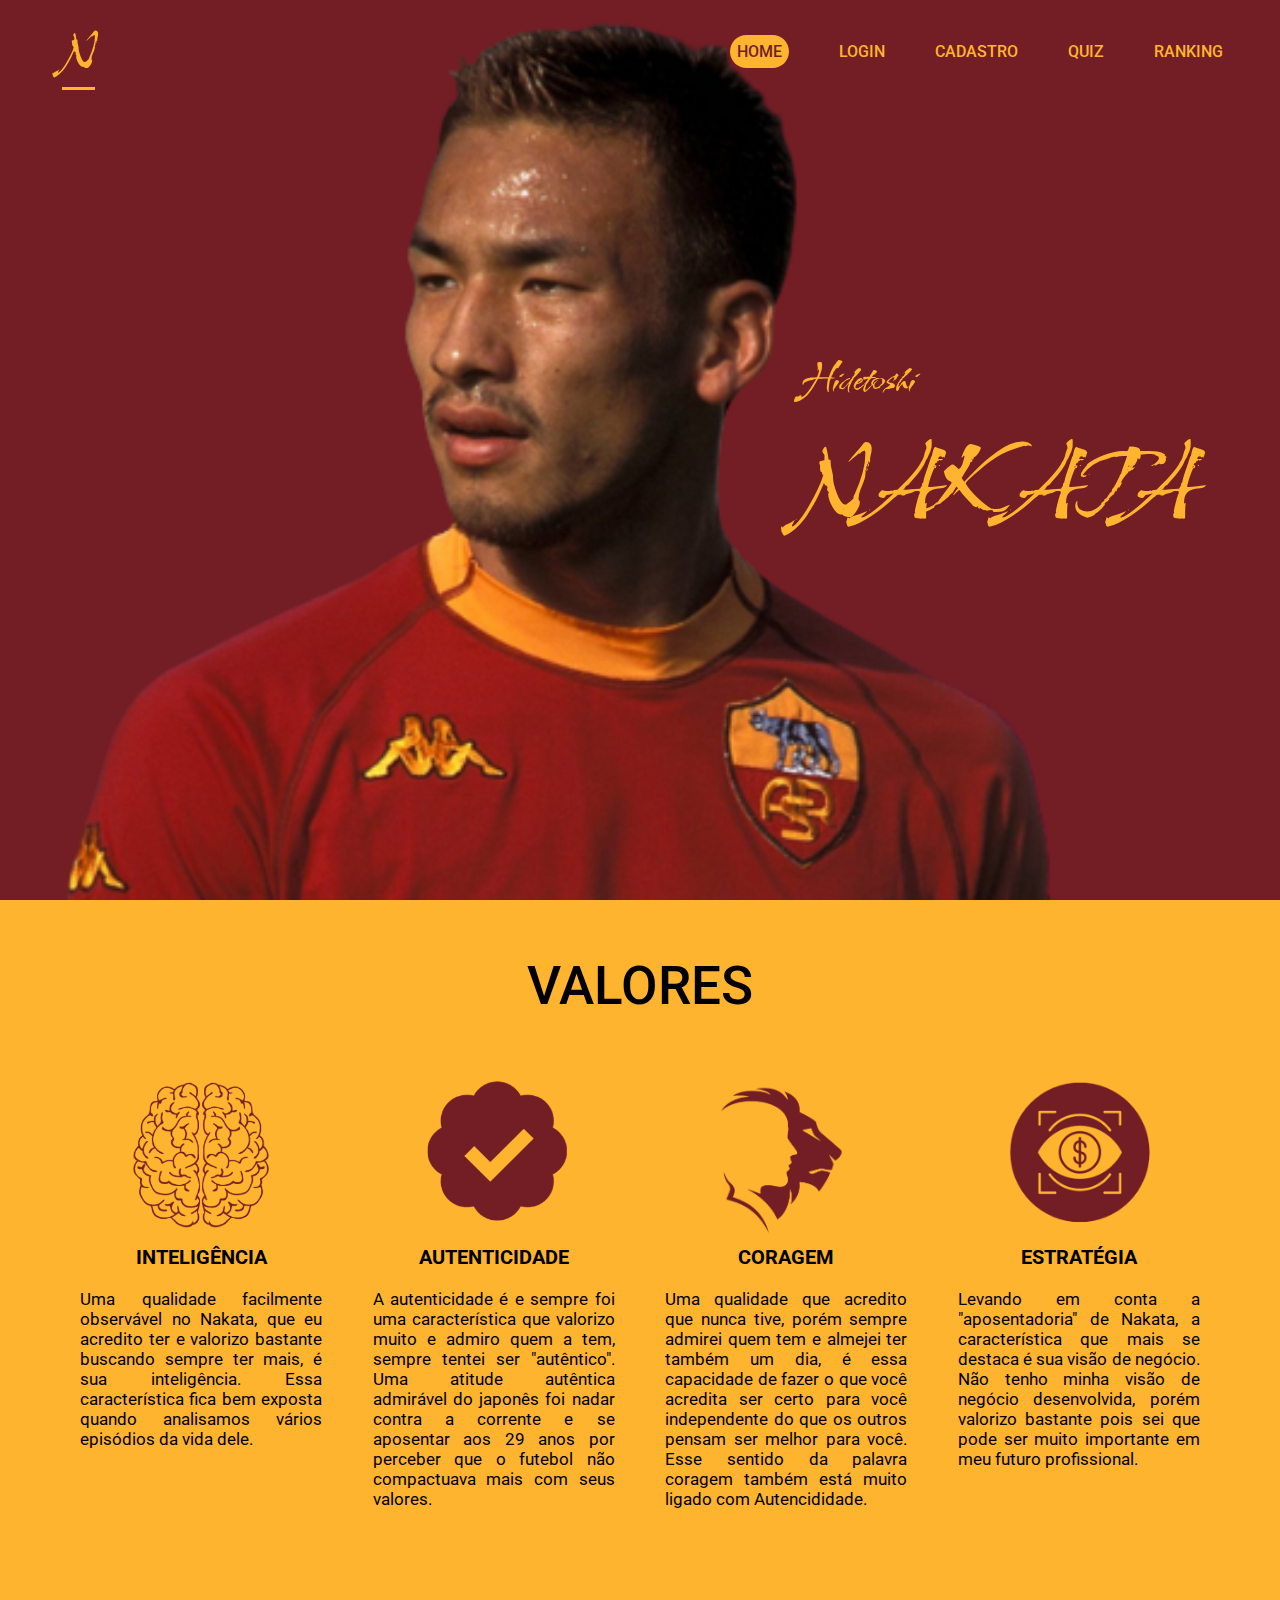
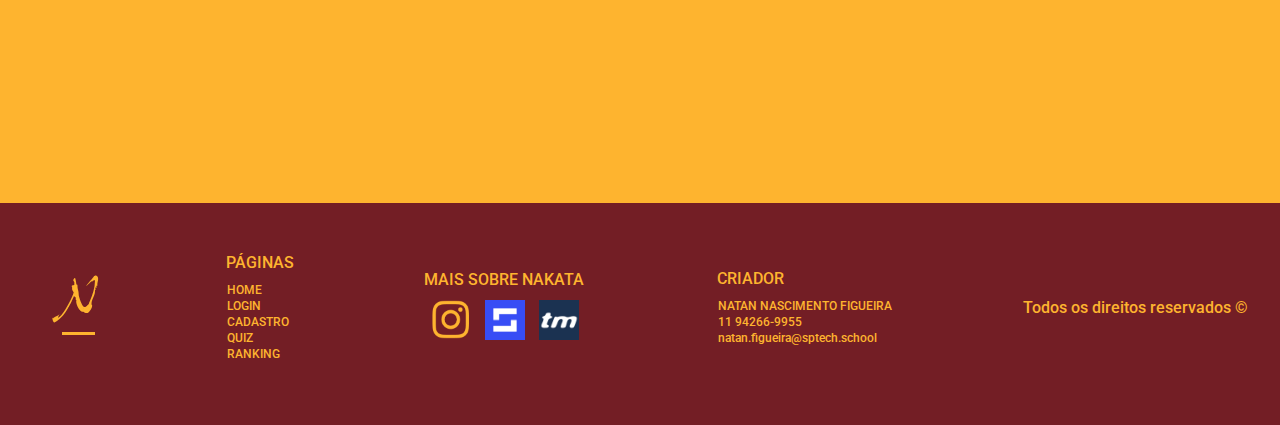
<file: Site/public/index.html>
<!DOCTYPE html>
<html lang="pt-br">

<head>
    <meta charset="UTF-8">
    <meta http-equiv="X-UA-Compatible" content="IE=edge">
    <meta name="viewport" content="width=device-width, initial-scale=1.0">
    <link rel="stylesheet" href="CSS/index.css" />
    <link rel="stylesheet" href="CSS/estiloGeral.css" />
    <title>Hidetoshi Nakata</title>
</head>

<body>


    <header>
        <div id="container" class="containerHeader">
            <div id="titulo" class="logo">
                N
            </div>
            <div class="nav">
                <ul>
                    <li class="agora">
                        <a href="index.html">
                            HOME
                        </a>
                    </li>
                    <li>
                        <a href="login.html">
                            LOGIN
                        </a>
                    </li>
                    <li>
                        <a href="cadastro.html">
                            CADASTRO
                        </a>
                    </li>
                    <li>
                        <a href="quiz.html">
                            QUIZ
                        </a>
                    </li>
                    <li>
                        <a href="meuPerfil.html">
                            RANKING
                        </a>
                    </li>
                </ul>
            </div>
        </div>
    </header>


    <section class="home">
        <div class="escritoHome">
            Hidetoshi <br /> <span class="NAKATA">NAKATA</span>
        </div>
    </section>


    <section class="valores">
        <span class="tituloValor">VALORES</span>
        <div class="containerValores">
            <div class="divalores">
                <img src="Img/Icone/Inteligencia.png" class="icones">
                <h3>INTELIGÊNCIA</h3><br />
                <p>
                    Uma qualidade facilmente observável no Nakata, que eu acredito ter e valorizo bastante buscando
                    sempre ter mais, é sua inteligência. Essa característica fica bem exposta quando analisamos vários
                    episódios da vida dele.
                </p>
            </div>
            <div class="divalores">
                <img src="Img/Icone/Autenticidade.png" class="icones">
                <h3>AUTENTICIDADE</h3><br />
                <p>
                    A autenticidade é e sempre foi uma característica que valorizo muito e admiro quem a tem, sempre
                    tentei ser "autêntico". Uma atitude autêntica admirável do japonês foi nadar contra a corrente e se
                    aposentar aos 29 anos por perceber que o futebol não compactuava mais com seus valores.
                </p>
            </div>
            <div class="divalores">
                <img src="Img/Icone/Coragem.png" class="icones">
                <h3>CORAGEM</h3><br />
                <p>
                    Uma qualidade que acredito que nunca tive, porém sempre admirei quem tem e almejei ter
                    também um dia, é essa capacidade de fazer o que você acredita ser certo para você independente do
                    que os outros pensam ser melhor para você. Esse sentido da palavra coragem também está muito ligado
                    com Autencididade.
                </p>
            </div>
            <div class="divalores">
                <img src="Img/Icone/Visao2.png" class="icones">
                <h3>ESTRATÉGIA</h3><br />
                <p>
                    Levando em conta a "aposentadoria" de Nakata, a característica que mais se destaca é sua visão de
                    negócio. Não tenho minha visão de negócio desenvolvida, porém valorizo bastante pois sei que pode
                    ser muito importante em meu futuro profissional.
                </p>
            </div>
        </div>
    </section>


    <footer>
        <div class="containerFooter">
            <div class="logo">
                N
            </div>
            <div class="divAreaSite">
                PÁGINAS
                <ul>
                    <li>
                        <a href="index.html">
                            HOME
                        </a>
                    </li>
                    <li>
                        <a href="login.html">
                            LOGIN
                        </a>
                    </li>
                    <li>
                        <a href="cadastro.html">
                            CADASTRO
                        </a>
                    </li>
                    <li>
                        <a href="quiz.html">
                            QUIZ
                        </a>
                    </li>
                    <li>
                        <a href="meuPerfil.html">
                            RANKING
                        </a>
                    </li>
                </ul>
            </div>
            <div class="divAreaSite">
                MAIS SOBRE NAKATA
                <ul class="iconesMidiaNakata">
                    <li><a href="https://www.instagram.com/hidetoshi_nakata_/" target="_blank"><img
                                src="Img/Icone/Insta2.png" class="iconeFooter"></a></li>
                    <li><a href="https://www.sofascore.com/player/hidetoshi-nakata/2027" target="_blank"><img
                                src="Img/Icone/Sofa.webp" class="iconeFooter"></a></li>
                    <li><a href="https://www.transfermarkt.com.br/hidetoshi-nakata/profil/spieler/5875"
                            target="_blank"><img src="Img/Icone/Transfermarkt.png" class="iconeFooter"></a></li>
                </ul>
            </div>
            <div class="divAreaSite">
                CRIADOR
                <ul>
                    <li>NATAN NASCIMENTO FIGUEIRA</li>
                    <li>11 94266-9955</li>
                    <li>natan.figueira@sptech.school</li>
                </ul>
            </div>
            <div class="divAreaSite">
                Todos os direitos reservados ©
            </div>
        </div>
    </footer>
</body>

</html>
</file>
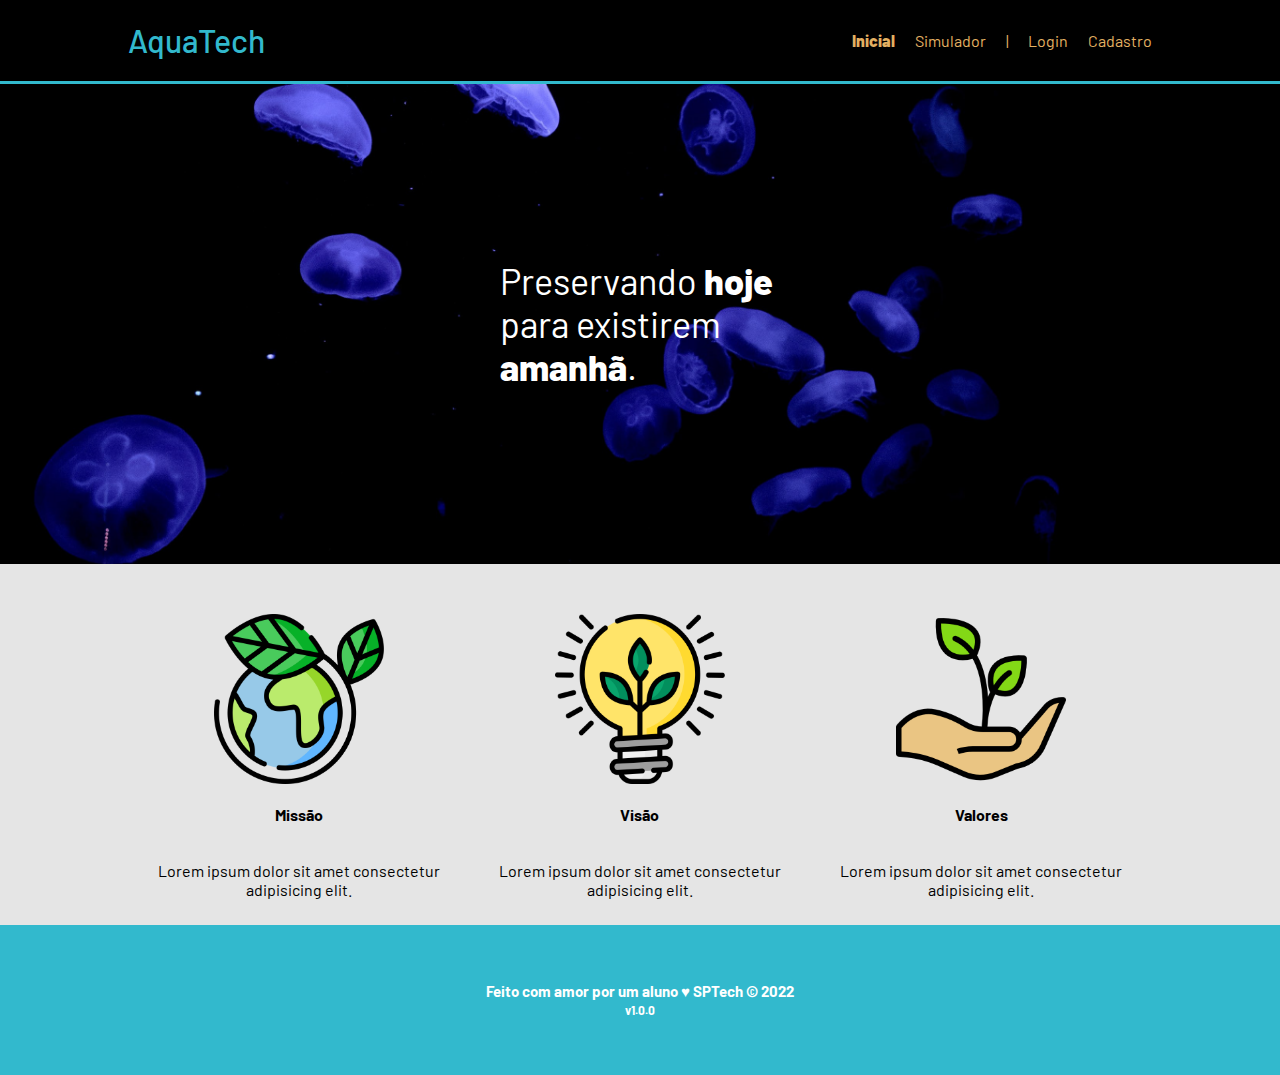
<file: Site/public/AQUATECH/index.html>
<!DOCTYPE html>
<html lang="en">

<head>
    <meta charset="UTF-8">
    <meta http-equiv="X-UA-Compatible" content="IE=edge">
    <meta name="viewport" content="width=device-width, initial-scale=1.0">

    <title>AquaTech | Página Inicial</title>

    <script src="./js/funcoes.js"></script>

    <link rel="icon" href="./assets/icon/favicon2.ico">
    <link rel="stylesheet" href="./css/style.css">
    <link rel="preconnect" href="https://fonts.gstatic.com">
    <!-- <link
        href="https://fonts.googleapis.com/css2?family=Exo+2:ital,wght@0,100;0,200;0,300;0,400;0,500;0,600;0,700;0,800;0,900;1,100;1,200;1,300;1,400;1,500;1,600;1,700;1,800;1,900&display=swap"
        rel="stylesheet"> -->
</head>

<body>
    <div class="header">
        <div class="container">
            <h1 class="titulo">AquaTech</h1>
            <ul class="navbar">
                <li class="agora">Inicial</li>
                <li>
                    <a href="./simulador.html">Simulador</a>
                </li>
                <li>|</li>
                <li>
                    <a href="./login.html">Login</a>
                </li>
                <li>
                    <a href="./cadastro.html">Cadastro</a>
                </li>
            </ul>
        </div>
    </div>

    <div class="banner">
        <div class="container">
            <p>
                Preservando <span>hoje</span> para existirem <span>amanhã</span>.
            </p>
        </div>
    </div>

    <div class="social">
        <div class="container">
            <div class="boxes">
                <div class="box">
                    <img src="./assets/imgs/planet-earth_color.png" alt="icone da missão">
                    <h4>Missão</h4>
                    <p>Lorem ipsum dolor sit amet consectetur adipisicing elit.</p>
                </div>

                <div class="box">
                    <img src="./assets/imgs/lightbulb_color.png" alt="icone da visão">
                    <h4>Visão</h4>
                    <p>Lorem ipsum dolor sit amet consectetur adipisicing elit.</p>
                </div>

                <div class="box">
                    <img src="./assets/imgs/growth_color.png" alt="icone dos valores">
                    <h4>Valores</h4>
                    <p>Lorem ipsum dolor sit amet consectetur adipisicing elit.</p>
                </div>
            </div>
        </div>


    </div>

    <!--footer inicio-->
    <div class="footer">
        <div class="container">
            <h4>Feito com amor por um aluno &hearts; SPTech &copy; 2022
                <br>
                <span class="version">
                    v1.0.0
                </span>
            </h4>
        </div>
    </div>
    <!--footer fim-->
</body>

</html>
</file>
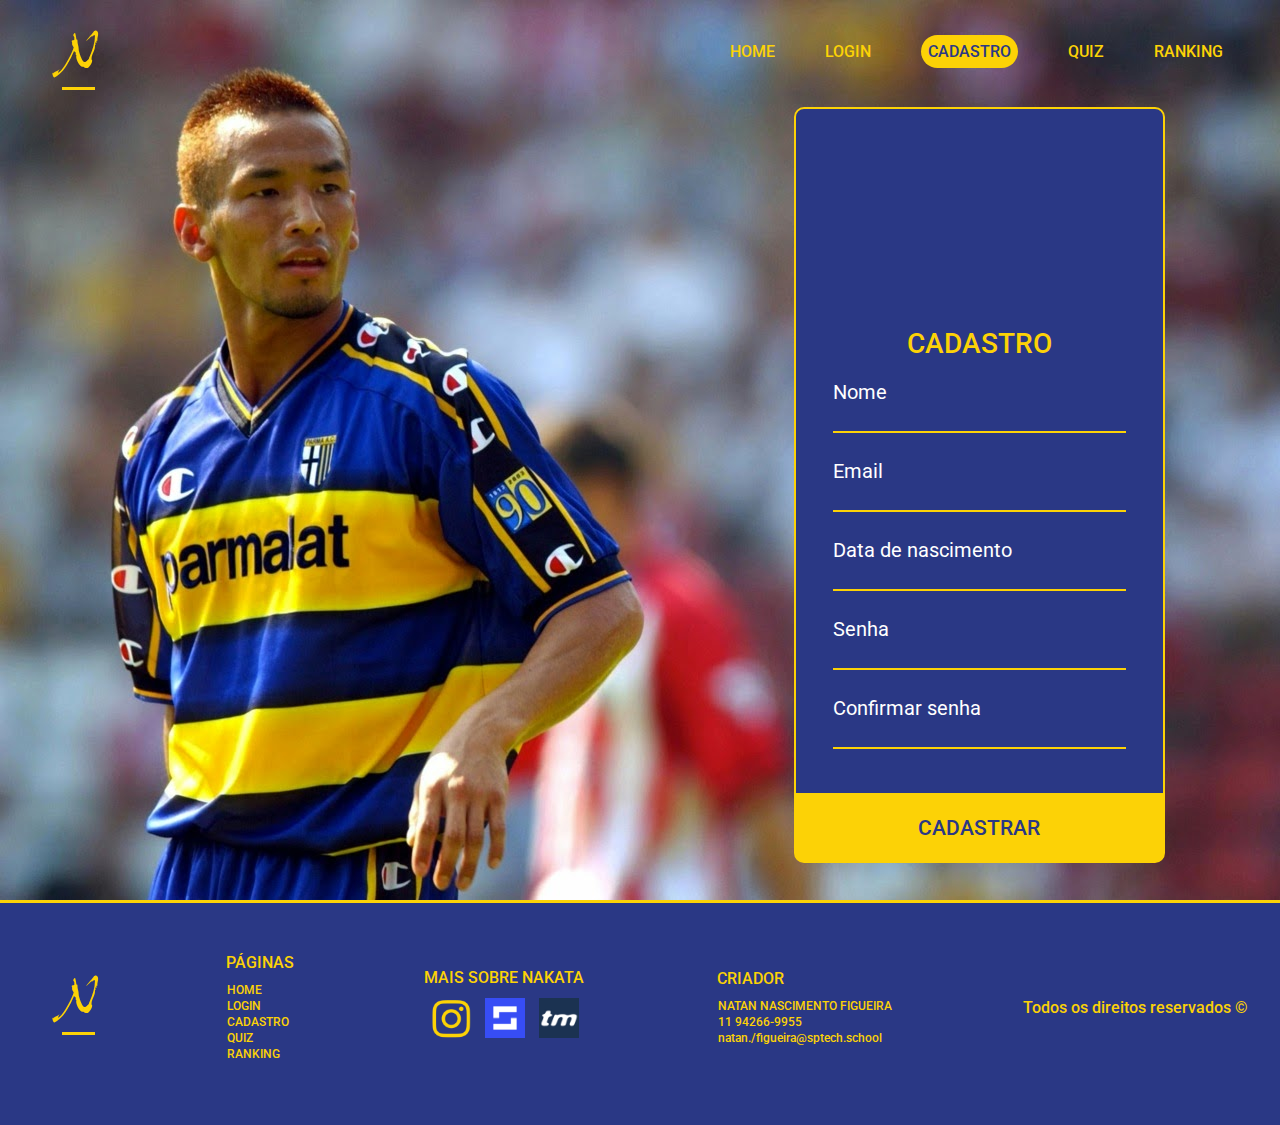
<file: Site/public/cadastro.html>
<!DOCTYPE html>
<html lang="pt-br">

<head>
    <meta charset="UTF-8">
    <meta http-equiv="X-UA-Compatible" content="IE=edge">
    <meta name="viewport" content="width=device-width, initial-scale=1.0">
    <link rel="stylesheet" href="CSS/estiloGeral.css" />
    <link rel="stylesheet" href="CSS/Cadastro-Login.css" />
    <link rel="stylesheet" href="CSS/Cadastro.css" />
    <title>Hidetoshi Nakata</title>
    <script src="JS/funcoes.js"></script>
</head>

<body>


    <header>
        <div id="container" class="containerHeader">
            <div id="titulo" class="logo">
                N
            </div>
            <div class="nav">
                <ul>
                    <li>
                        <a href="index.html">
                            HOME
                        </a>
                    </li>
                    <li>
                        <a href="login.html">
                            LOGIN
                        </a>
                    </li>
                    <li class="agora">
                        <a href="cadastro.html">
                            CADASTRO
                        </a>
                    </li>
                    <li>
                        <a href="quiz.html">
                            QUIZ
                        </a>
                    </li>
                    <li>
                        <a href="meuPerfil.html">
                            RANKING
                        </a>
                    </li>
                </ul>
            </div>
        </div>
    </header>

    <section class="homeLoginCadastro">
        <div class="alerta_erro">
            <div class="card_erro" id="cardErro">
                <span id="mensagem_erro"></span>
            </div>
        </div>
        <div class="formulario">
            <span class="tituloForm">CADASTRO</span>
            <div class="containerInput">
                <div class="entradas">
                    Nome
                    <input type="text" id="iptNome" maxlength="45" required>
                </div>
                <div class="entradas">
                    Email
                    <input type="text" id="iptEmail" maxlength="64" required>
                </div>
                <div class="entradas">
                    Data de nascimento
                    <input type="text" id="iptDataNasc" onfocus="(this.type='date')"
                        onblur="if (!this.value) this.type='text'">
                </div>
                <div class="entradas">
                    Senha
                    <input type="password" id="iptSenha" maxlength="16" required>
                </div>
                <div class="entradas">
                    Confirmar senha
                    <input type="password" id="iptConfirma" maxlength="16" required>

                </div>
            </div>
            <button class="botao" onclick="verifica()">CADASTRAR</button>
        </div>
    </section>

    <footer>
        <div class="containerFooter">
            <div class="logo">
                N
            </div>
            <div class="divAreaSite">
                PÁGINAS
                <ul>
                    <li>
                        <a href="index.html">
                            HOME
                        </a>
                    </li>
                    <li>
                        <a href="login.html">
                            LOGIN
                        </a>
                    </li>
                    <li>
                        <a href="cadastro.html">
                            CADASTRO
                        </a>
                    </li>
                    <li>
                        <a href="quiz.html">
                            QUIZ
                        </a>
                    </li>
                    <li>
                        <a href="meuPerfil.html">
                            RANKING
                        </a>
                    </li>
                </ul>
            </div>
            <div class="divAreaSite">
                MAIS SOBRE NAKATA
                <ul class="iconesMidiaNakata">
                    <li><a href="https://www.instagram.com/hidetoshi_nakata_/" target="_blank"><img
                                src="Img/Icone/InstaCadastro.png" class="iconeFooter"></a></li>
                    <li><a href="https://www.sofascore.com/player/hidetoshi-nakata/2027" target="_blank"><img
                                src="Img/Icone/Sofa.webp" class="iconeFooter"></a></li>
                    <li><a href="https://www.transfermarkt.com.br/hidetoshi-nakata/profil/spieler/5875"
                            target="_blank"><img src="Img/Icone/Transfermarkt.png" class="iconeFooter"></a></li>
                </ul>
            </div>
            <div class="divAreaSite">
                CRIADOR
                <ul>
                    <li>NATAN NASCIMENTO FIGUEIRA</li>
                    <li>11 94266-9955</li>
                    <li>natan./figueira@sptech.school</li>
                </ul>
            </div>
            <div class="divAreaSite">
                Todos os direitos reservados ©
            </div>
        </div>
    </footer>

</body>

</html>

<script>
    function verifica() {

        const regexEmail = /\S+@\S+\.\S+/;
        const verificaEmail = {
            formato: regexEmail.test(iptEmail.value),
            tamanho: iptEmail.value.length <= 64 
        };

        const regexSenha = /[0-9]/;
        const verificaSenha = {
            tamanho: iptSenha.value.length >= 8,
            numero: regexSenha.test(iptSenha.value)
        }
        
        if (iptNome.value == "" || iptEmail.value == "" || iptSenha.value == "" || iptConfirma.value == "" || iptDataNasc.value == "") {
            cardErro.style.display = "block"
            mensagem_erro.innerHTML = "Todos os campos precisam ser preenchidos!";
    
            return false;
        }
        else if (!verificaEmail.formato || !verificaEmail.tamanho){            
            cardErro.style.display = "block"
            mensagem_erro.innerHTML = "Email inválido";
            
            return false;
        }
        else if (!verificaSenha.numero || !verificaSenha.tamanho){
            cardErro.style.display = "block"
            mensagem_erro.innerHTML = "A senha deve conter 8 caracteres e pelo menos um número";
            
            return false;
        }
        else if (iptSenha.value != iptConfirma.value){
            cardErro.style.display = "block"
            mensagem_erro.innerHTML = "Senha e confirmação de senha devem ser iguais!";
            
            return false;
        }
        else{
            cadastrar();
            sumirMensagem();
        }
    }


    function cadastrar() {
        var nomeVar = iptNome.value;
        var emailVar = iptEmail.value;
        var senhaVar = iptSenha.value;
        var confirmacaoSenhaVar = iptConfirma.value;
        var dataNascVar = iptDataNasc.value;


        fetch("/usuarios/cadastrar", {
            method: "POST",
            headers: {
                "Content-Type": "application/json"
            },
            body: JSON.stringify({
                nomeServer: nomeVar,
                emailServer: emailVar,
                senhaServer: senhaVar,
                dataNascServer: dataNascVar
            })
        }).then(function (resposta) {

            console.log("resposta: ", resposta);

            if (resposta.ok) {
                cardErro.style.display = "block";

                mensagem_erro.innerHTML = "Cadastro realizado com sucesso! Redirecionando para tela de Login...";

                setTimeout(() => {
                    window.location = "login.html";
                }, "2000")

                limparFormulario();
            } else {
                throw ("Houve um erro ao tentar realizar o cadastro!");
            }
        }).catch(function (resposta) {
            console.log(`#ERRO: ${resposta}`);
        });

        return false;
    }

    function sumirMensagem() {
        cardErro.style.display = "none"
    }
</script>
</file>
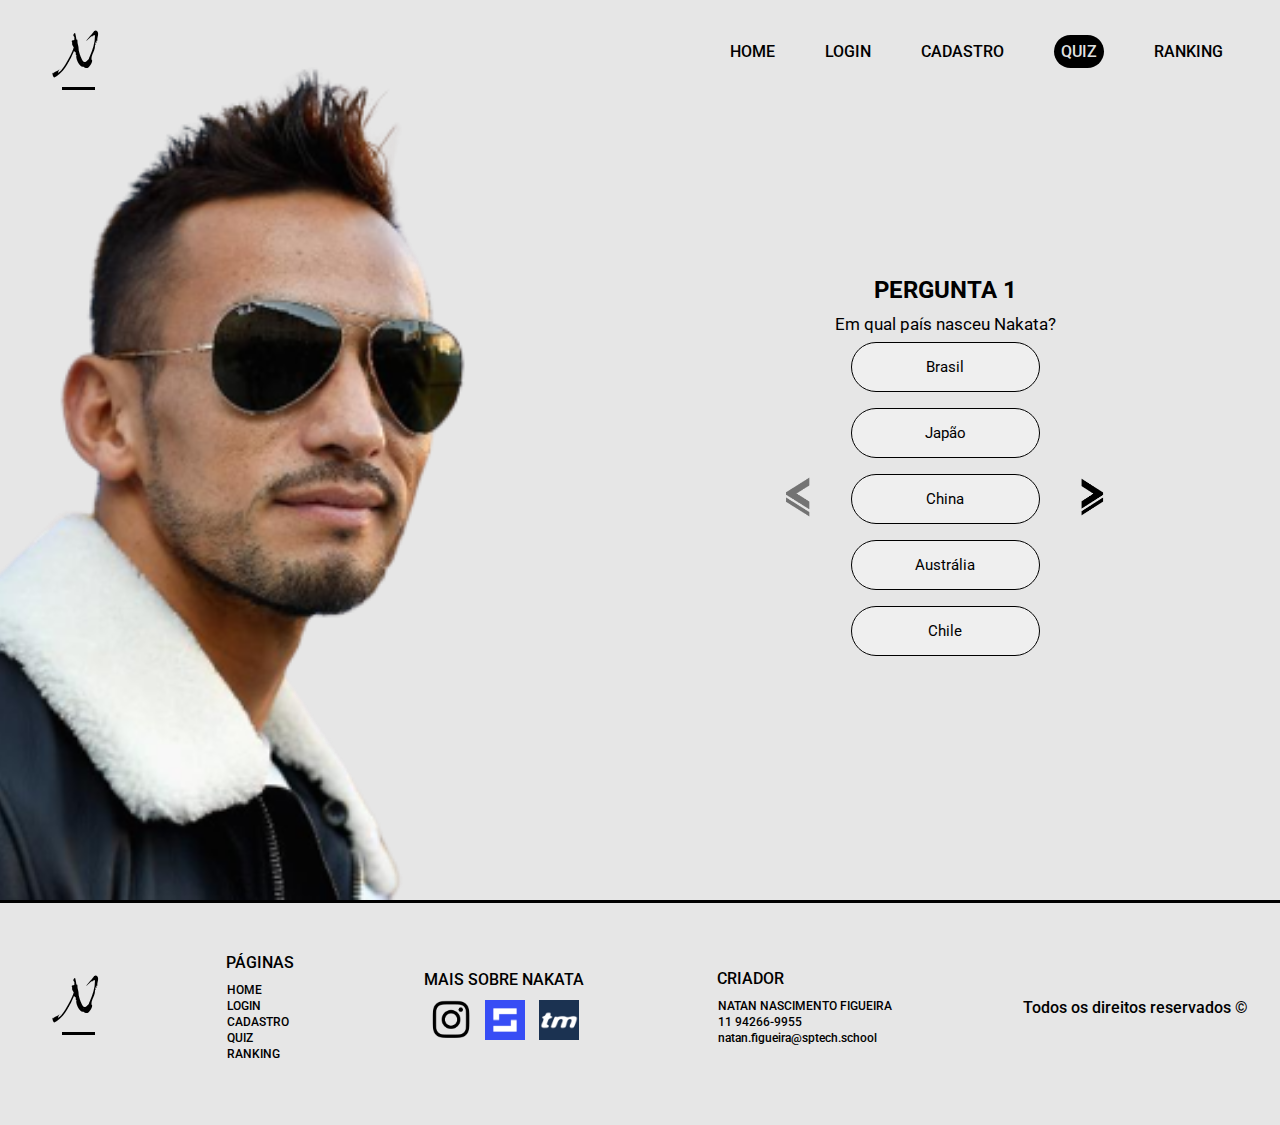
<file: Site/public/quiz.html>
<!DOCTYPE html>
<html lang="pt-br">

<head>
    <meta charset="UTF-8">
    <meta http-equiv="X-UA-Compatible" content="IE=edge">
    <meta name="viewport" content="width=device-width, initial-scale=1.0">
    <link rel="stylesheet" href="CSS/estiloGeral.css" />
    <link rel="stylesheet" href="CSS/quiz.css" />
    <title>Hidetoshi Nakata</title>
</head>

<body>


    <header>
        <div id="container" class="containerHeader">
            <div id="titulo" class="logo">
                N
            </div>
            <div class="nav">
                <ul>
                    <li>
                        <a href="index.html">
                            HOME
                        </a>
                    </li>
                    <li>
                        <a href="login.html">
                            LOGIN
                        </a>
                    </li>
                    <li>
                        <a href="cadastro.html">
                            CADASTRO
                        </a>
                    </li>
                    <li class="agora">
                        <a href="quiz.html">
                            QUIZ
                        </a>
                    </li>
                    <li>
                        <a href="meuPerfil.html">
                            RANKING
                        </a>
                    </li>
                </ul>
            </div>
        </div>
    </header>

    <section class="homeQuiz">
        <div id="divQuiz" class="quiz">
            <h2>PERGUNTA <span id="numeroPergunta">1</span></h2>
            <span class="enunciado" id="enunciado">Em qual país nasceu Nakata?</span>
            <div id="perguntas" class="containerRespostas">
                <div id="divSetaVolta"><img src="Img/Icone/setaVoltaCinza.png" class="vaiVolta" onclick=""></div>
                <div class="botoes">
                    <button id="alternativa1" class="alternativa" onclick="proxima(1)">Brasil</button>
                    <button id="alternativa2" class="alternativa" onclick="proxima(2)">Japão</button>
                    <button id="alternativa3" class="alternativa" onclick="proxima(3)">China</button>
                    <button id="alternativa4" class="alternativa" onclick="proxima(4)">Austrália</button>
                    <button id="alternativa5" class="alternativa" onclick="proxima(5)">Chile</button>
                    <button id="botaoSubmit" class="alternativa submit" onclick="finalizar()">Finalizar</button>
                </div>
                <div id="divSetaVai"><img src="Img/Icone/setaProxQuiz.png" class="vaiVolta" onclick="proxima()"></div>
            </div>
        </div>
    </section>

    <footer>
        <div class="containerFooter">
            <div class="logo">
                N
            </div>
            <div class="divAreaSite">
                PÁGINAS
                <ul>
                    <li>
                        <a href="index.html">
                            HOME
                        </a>
                    </li>
                    <li>
                        <a href="login.html">
                            LOGIN
                        </a>
                    </li>
                    <li>
                        <a href="cadastro.html">
                            CADASTRO
                        </a>
                    </li>
                    <li>
                        <a href="quiz.html">
                            QUIZ
                        </a>
                    </li>
                    <li>
                        <a href="meuPerfil.html">
                            RANKING
                        </a>
                    </li>
                </ul>
            </div>
            <div class="divAreaSite">
                MAIS SOBRE NAKATA
                <ul class="iconesMidiaNakata">
                    <li><a href="https://www.instagram.com/hidetoshi_nakata_/" target="_blank"><img
                                src="Img/Icone/InstaQuiz.png" class="iconeFooter"></a></li>
                    <li><a href="https://www.sofascore.com/player/hidetoshi-nakata/2027" target="_blank"><img
                                src="Img/Icone/Sofa.webp" class="iconeFooter"></a></li>
                    <li><a href="https://www.transfermarkt.com.br/hidetoshi-nakata/profil/spieler/5875"
                            target="_blank"><img src="Img/Icone/Transfermarkt.png" class="iconeFooter"></a></li>
                </ul>
            </div>
            <div class="divAreaSite">
                CRIADOR
                <ul>
                    <li>NATAN NASCIMENTO FIGUEIRA</li>
                    <li>11 94266-9955</li>
                    <li>natan.figueira@sptech.school</li>
                </ul>
            </div>
            <div class="divAreaSite">
                Todos os direitos reservados &copy;
            </div>
        </div>
    </footer>
</body>

</html>

<script>

    const quiz = [{
        pergunta: "Em qual país nasceu Nakata?",
        alternativaA: "Brasil",
        alternativaB: "Japão",
        alternativaC: "China",
        alternativaD: "Austrália",
        alternativaE: "Chile",
        resposta: "",
        gabarito: 2
    }, {
        pergunta: "Em qual ano Nakata se aposentou?",
        alternativaA: "2000",
        alternativaB: "1995",
        alternativaC: "2006",
        alternativaD: "2001",
        alternativaE: "2009",
        resposta: "",
        gabarito: 3
    }, {
        pergunta: "Em qual desses times Nakata não jogou?",
        alternativaA: "Shonan Bellmare",
        alternativaB: "AS Roma",
        alternativaC: "Fiorentina",
        alternativaD: "Parma",
        alternativaE: "Juventus",
        resposta: "",
        gabarito: 5
    }, {
        pergunta: "Qual o primeiro nome de Nakata?",
        alternativaA: "Keisuke",
        alternativaB: "Takefusa",
        alternativaC: "Hidetoshi",
        alternativaD: "Daniel",
        alternativaE: "Hiroki",
        resposta: "",
        gabarito: 3
    }];

    var contaPergunta = 1;
    var perguntaAtual = quiz[contaPergunta - 1];

    function proxima(respostaQuiz) {

        if (respostaQuiz != undefined) {
            perguntaAtual.resposta = respostaQuiz;
        }
        if (contaPergunta < quiz.length) {
            contaPergunta++;
            mudaPergunta();
        }
        checkaButton();
    }

    function volta() {
        contaPergunta--;
        mudaPergunta();
    }

    function mudaPergunta() {

        perguntaAtual = quiz[contaPergunta - 1];
        numeroPergunta.innerHTML = contaPergunta;
        enunciado.innerHTML = perguntaAtual.pergunta;
        alternativa1.innerHTML = perguntaAtual.alternativaA;
        alternativa2.innerHTML = perguntaAtual.alternativaB;
        alternativa3.innerHTML = perguntaAtual.alternativaC;
        alternativa4.innerHTML = perguntaAtual.alternativaD;
        alternativa5.innerHTML = perguntaAtual.alternativaE;

        verificaSeta();

        if (contaPergunta == 4) {
            botaoSubmit.style.display = "block";
        }

        checkaButton();
    }

    function verificaSeta() {
        if (contaPergunta == quiz.length) {
            divSetaVai.innerHTML = `<img src="Img/Icone/setaProxCinza.png" class="vaiVolta" onclick="">`;
            divSetaVai.style.cursor = "auto";
        } else if (contaPergunta == 1) {
            divSetaVolta.innerHTML = `<img src="Img/Icone/setaVoltaCinza.png" class="vaiVolta" onclick="">`;
            divSetaVolta.style.cursor = "auto";
        }
        else {
            divSetaVolta.innerHTML = `<img src="Img/Icone/setaVoltaQuiz.png" class="vaiVolta" onclick="volta()">`;
            divSetaVai.innerHTML = `<img src="Img/Icone/setaProxQuiz.png" class="vaiVolta" onclick="proxima()">`;
            divSetaVai.style.cursor = "pointer";
            divSetaVolta.style.cursor = "pointer";
        }
    }

    function checkaButton() {
        alternativa1.classList.remove("respondido");
        alternativa2.classList.remove("respondido");
        alternativa3.classList.remove("respondido");
        alternativa4.classList.remove("respondido");
        alternativa5.classList.remove("respondido");

        if (perguntaAtual.resposta == 1) {
            alternativa1.classList.add("respondido");
        }
        else if (perguntaAtual.resposta == 2) {
            alternativa2.classList.add("respondido");
        }
        else if (perguntaAtual.resposta == 3) {
            alternativa3.classList.add("respondido");
        }
        else if (perguntaAtual.resposta == 4) {
            alternativa4.classList.add("respondido");
        }
        else if (perguntaAtual.resposta == 5) {
            alternativa5.classList.add("respondido");
        }
    }

    function finalizar() {
        var certas = 0;

        for (var i = 0; i < quiz.length; i++) {
            if (quiz[i].resposta == quiz[i].gabarito) {
                certas++;
            }
        }

        var idUsuarioVar = sessionStorage.ID_USUARIO;
        var resposta1Var = quiz[0].resposta;
        var resposta2Var = quiz[1].resposta;
        var resposta3Var = quiz[2].resposta;
        var resposta4Var = quiz[3].resposta;
        var acertosVar = certas;

        fetch("/quiz/tentativa", {
            method: "POST",
            headers: {
                "Content-Type": "application/json"
            },
            body: JSON.stringify({
                fkUsuarioServer: idUsuarioVar,
                resposta1Server: resposta1Var,
                resposta2Server: resposta2Var,
                resposta3Server: resposta3Var,
                resposta4Server: resposta4Var,
                acertosServer: acertosVar
            })
        }).then(function (resposta) {

            console.log("resposta: ", resposta);

            if (resposta.ok) {
                divQuiz.innerHTML = `
                <h2>RESULTADO</h2>
                <div id="perguntas" class="containerRespostas">
                    <br><br><br/><h3>Acertou ${certas} de 4</h3><br><br>
                    </div><br>
                    <a href="quiz.html"><span class="divIcones"><img src="img/icone/refazer.png" class="imgRefaz">Refazer</a></span><br/>
                    <a href="meuPerfil.html"><span class="divIcones"><img src="img/icone/iconeLideres.png" class="imgRefaz">Líderes</a></span> 
                `;
                divQuiz.classList.add("resultados");
            } else {
                throw ("Houve um erro ao cadastrar a tentativa!");
            }
        }).catch(function (resposta) {
            console.log(`#ERRO: ${resposta}`);
        });

        return false;
    }
</script>
</file>
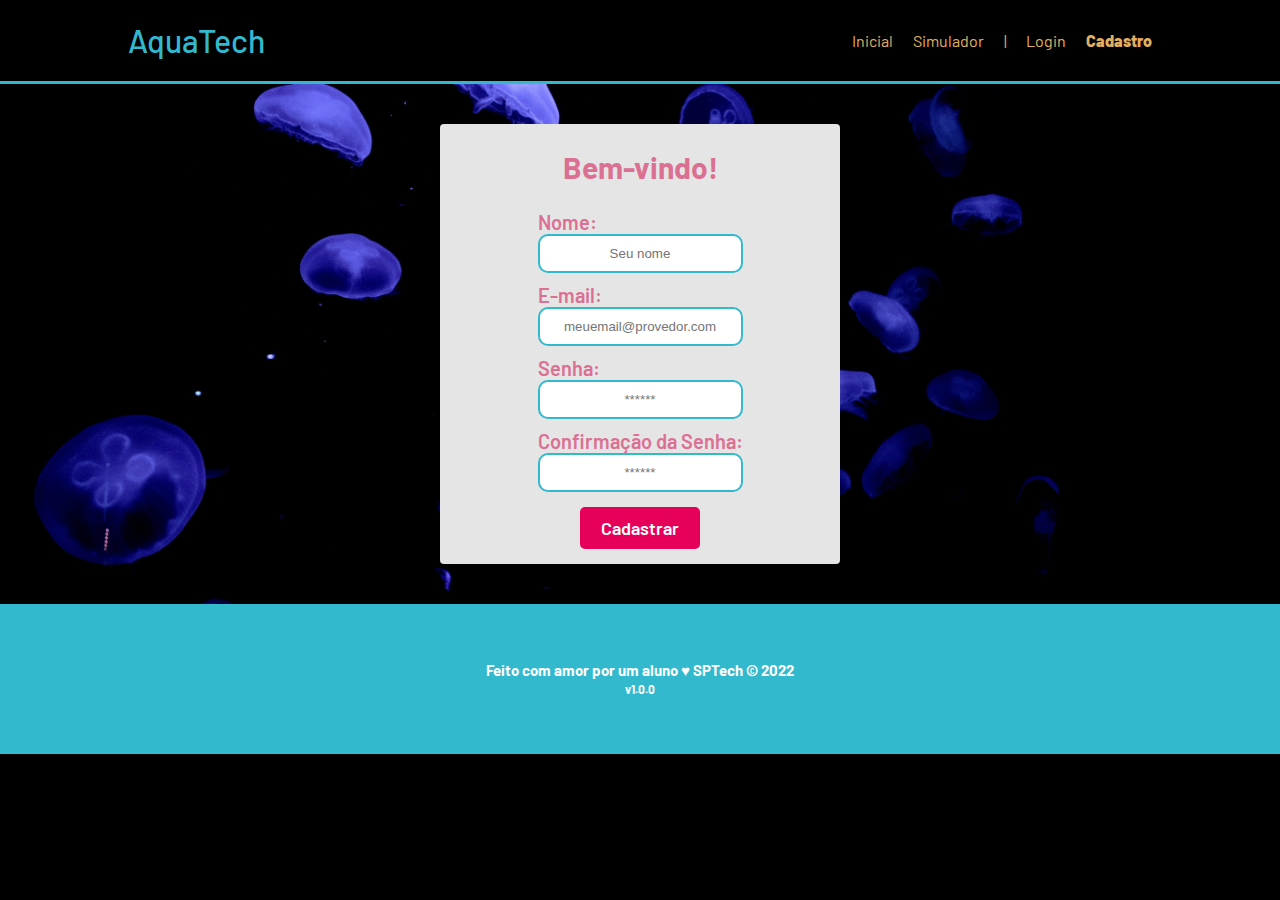
<file: Site/public/AQUATECH/cadastro.html>
<!DOCTYPE html>
<html lang="pt-br">

<head>
    <meta charset="UTF-8">
    <meta http-equiv="X-UA-Compatible" content="IE=edge">
    <meta name="viewport" content="width=device-width, initial-scale=1.0">

    <title>AquaTech | Cadastro</title>


    <script src="./js/funcoes.js"></script>


    <link rel="icon" href="./assets/icon/favicon2.ico">
    <link rel="stylesheet" href="./css/style.css">
    <link rel="preconnect" href="https://fonts.gstatic.com">
    <link
        href="https://fonts.googleapis.com/css2?family=Exo+2:ital,wght@0,100;0,200;0,300;0,400;0,500;0,600;0,700;0,800;0,900;1,100;1,200;1,300;1,400;1,500;1,600;1,700;1,800;1,900&display=swap"
        rel="stylesheet">
</head>

<body>

    <!--header inicio-->
    <div class="header">
        <div class="container">
            <h1 class="titulo">AquaTech</h1>
            <ul class="navbar">
                <li>
                    <a href="./index.html">
                        Inicial
                    </a>
                </li>
                <li>
                    <a href="./simulador.html">Simulador</a>
                </li>
                <li>|</li>
                <li>
                    <a href="./login.html">Login</a>
                </li>
                <li class="agora">
                    <a href="./cadastro.html">Cadastro</a>
                </li>
            </ul>
        </div>
    </div>
    <!--header fim-->


    <div class="banner ">
        <div class="alerta_erro">
            <div class="card_erro" id="cardErro">
                <span id="mensagem_erro"></span>
            </div>
        </div>
        <div class="container tamanho-conteudo">
            <div class="card medio">
                <h2>Bem-vindo!</h2>
                <div class="formulario">

                    <!--
                         Para inserir mais um campo, copie uma das inputs abaixo.
                         Assim que inserir vá para o script abaixo.
                     -->

                    <span class="tipo_campo">Nome:</span>
                    <input id="nome_input" type="text" placeholder="Seu nome">

                    <span class="tipo_campo">E-mail:</span>
                    <input id="email_input" type="text" placeholder="meuemail@provedor.com">

                    <span class="tipo_campo">Senha:</span>
                    <input id="senha_input" type="password" placeholder="******">

                    <span class="tipo_campo">Confirmação da Senha:</span>
                    <input id="confirmacao_senha_input" type="password" placeholder="******">

                    <button class="btn" onclick="cadastrar()">Cadastrar</button>

                </div>
                <div id="div_aguardar" class="loading-div">
                    <img src="./assets/circle-loading.gif" id="loading-gif">
                </div>

                <div id="div_erros_login">

                </div>
            </div>
        </div>
    </div>

    <!--footer inicio-->
    <div class="footer">
        <div class="container">
            <h4>Feito com amor por um aluno &hearts; SPTech &copy; 2022
                <br>
                <span class="version">
                    v1.0.0
                </span>
            </h4>
        </div>
    </div>
    <!--footer fim-->


</body>

</html>

<script>
    function cadastrar() {
        aguardar();

        //Recupere o valor da nova input pelo nome do id
        // Agora vá para o método fetch logo abaixo
        var nomeVar = nome_input.value;
        var emailVar = email_input.value;
        var senhaVar = senha_input.value;
        var confirmacaoSenhaVar = confirmacao_senha_input.value;

        if (nomeVar == "" || emailVar == "" || senhaVar == "" || confirmacaoSenhaVar == "") {
            cardErro.style.display = "block"
            mensagem_erro.innerHTML = "(Mensagem de erro para todos os campos em branco)";

            finalizarAguardar();
            return false;
        }
        else {
            setInterval(sumirMensagem, 5000)
        }

        // Enviando o valor da nova input
        fetch("/usuarios/cadastrar", {
            method: "POST",
            headers: {
                "Content-Type": "application/json"
            },
            body: JSON.stringify({
                // crie um atributo que recebe o valor recuperado aqui
                // Agora vá para o arquivo routes/usuario.js
                nomeServer: nomeVar,
                emailServer: emailVar,
                senhaServer: senhaVar
            })
        }).then(function (resposta) {

            console.log("resposta: ", resposta);

            if (resposta.ok) {
                cardErro.style.display = "block";

                mensagem_erro.innerHTML = "Cadastro realizado com sucesso! Redirecionando para tela de Login...";

                setTimeout(() => {
                    window.location = "login.html";
                }, "2000")
                
                limparFormulario();
                finalizarAguardar();
            } else {
                throw ("Houve um erro ao tentar realizar o cadastro!");
            }
        }).catch(function (resposta) {
            console.log(`#ERRO: ${resposta}`);
            finalizarAguardar();
        });

        return false;
    }

    function sumirMensagem() {
        cardErro.style.display = "none"
    }

</script>
</file>
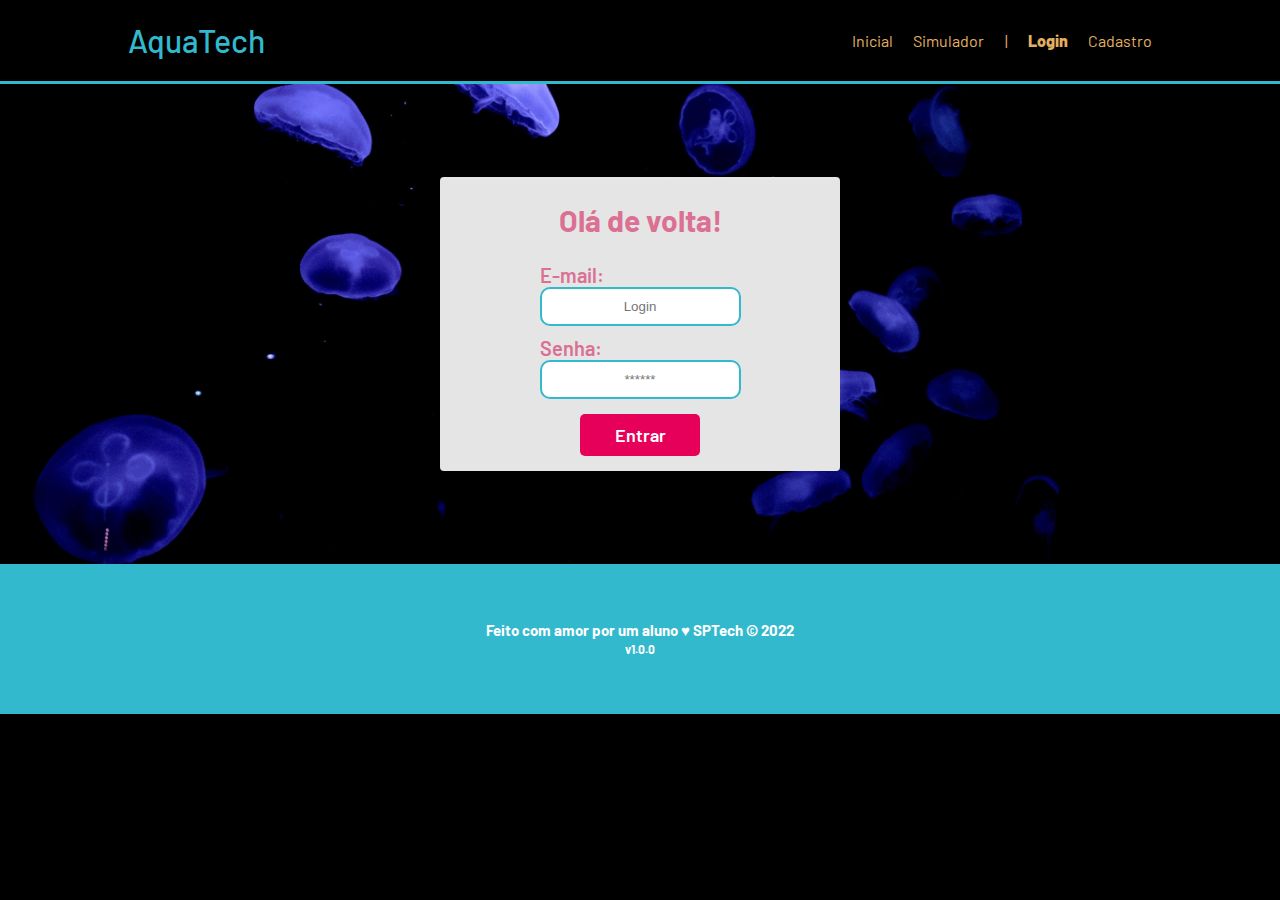
<file: Site/public/AQUATECH/login.html>
<!DOCTYPE html>
<html lang="pt-br">

<head>
    <meta charset="UTF-8">
    <meta http-equiv="X-UA-Compatible" content="IE=edge">
    <meta name="viewport" content="width=device-width, initial-scale=1.0">

    <title>AquaTech | Login</title>

    <script src="./js/funcoes.js"></script>

    <link rel="icon" href="./assets/icon/favicon2.ico">
    <link rel="stylesheet" href="./css/style.css">
    <link rel="preconnect" href="https://fonts.gstatic.com">
    <link
        href="https://fonts.googleapis.com/css2?family=Exo+2:ital,wght@0,100;0,200;0,300;0,400;0,500;0,600;0,700;0,800;0,900;1,100;1,200;1,300;1,400;1,500;1,600;1,700;1,800;1,900&display=swap"
        rel="stylesheet">
</head>

<body>

    <!--Header-->

    <div class="header">
        <div class="container">
            <h1 class="titulo">AquaTech</h1>
            <ul class="navbar">
                <li>
                    <a href="./index.html">
                        Inicial
                    </a>
                </li>
                <li>
                    <a href="./simulador.html">Simulador</a>
                </li>
                <li>|</li>
                <li class="agora">
                    <a href="./login.html">Login</a>
                </li>
                <li>
                    <a href="./cadastro.html">Cadastro</a>
                </li>
            </ul>
        </div>
    </div>


    <div class="banner">
        <div class="alerta_erro">
            <div class="card_erro" id="cardErro">
                <span id="mensagem_erro"></span>
            </div>
        </div>
        <div class="container">
            <div class="card">
                <h2>Olá de volta!</h2>
                <div class="formulario">


                    <span class="tipo_campo">E-mail:</span>
                    <input id="email_input" type="text" placeholder="Login">

                    <span class="tipo_campo">Senha:</span>
                    <input id="senha_input" type="password" placeholder="******">

                    <button class="btn" onclick="entrar()">Entrar</button>


                </div>

                <div id="div_aguardar" class="loading-div">
                    <img src="./assets/circle-loading.gif" id="loading-gif">
                </div>

                <div id="div_erros_login">

                </div>
            </div>
        </div>
    </div>

    <!--footer inicio-->
    <div class="footer">
        <div class="container">
            <h4>Feito com amor por um aluno &hearts; SPTech &copy; 2022
                <br>
                <span class="version">
                    v1.0.0
                </span>
            </h4>
        </div>
    </div>
    <!--footer fim-->

</body>

</html>

<script>


    function entrar() {
        aguardar();

        var emailVar = email_input.value;
        var senhaVar = senha_input.value;

        if (emailVar == "" || senhaVar == "") {
            cardErro.style.display = "block"
            mensagem_erro.innerHTML = "(Mensagem de erro para todos os campos em branco)";
            finalizarAguardar();
            return false;
        }
        else {
            setInterval(sumirMensagem, 5000)
        }

        console.log("FORM LOGIN: ", emailVar);
        console.log("FORM SENHA: ", senhaVar);

        fetch("/usuarios/autenticar", {
            method: "POST",
            headers: {
                "Content-Type": "application/json"
            },
            body: JSON.stringify({
                emailServer: emailVar,
                senhaServer: senhaVar
            })
        }).then(function (resposta) {
            console.log("ESTOU NO THEN DO entrar()!")

            if (resposta.ok) {
                console.log(resposta);

                resposta.json().then(json => {
                    console.log(json);
                    console.log(JSON.stringify(json));

                    sessionStorage.EMAIL_USUARIO = json.email;
                    sessionStorage.NOME_USUARIO = json.nome;
                    sessionStorage.ID_USUARIO = json.id;

                    setTimeout(function () {
                        window.location = "./dashboard/cards.html";
                    }, 1000); // apenas para exibir o loading

                });

            } else {

                console.log("Houve um erro ao tentar realizar o login!");

                resposta.text().then(texto => {
                    console.error(texto);
                    finalizarAguardar(texto);
                });
            }

        }).catch(function (erro) {
            console.log(erro);
        })

        return false;
    }

    function sumirMensagem() {
        cardErro.style.display = "none"
    }

</script>
</file>
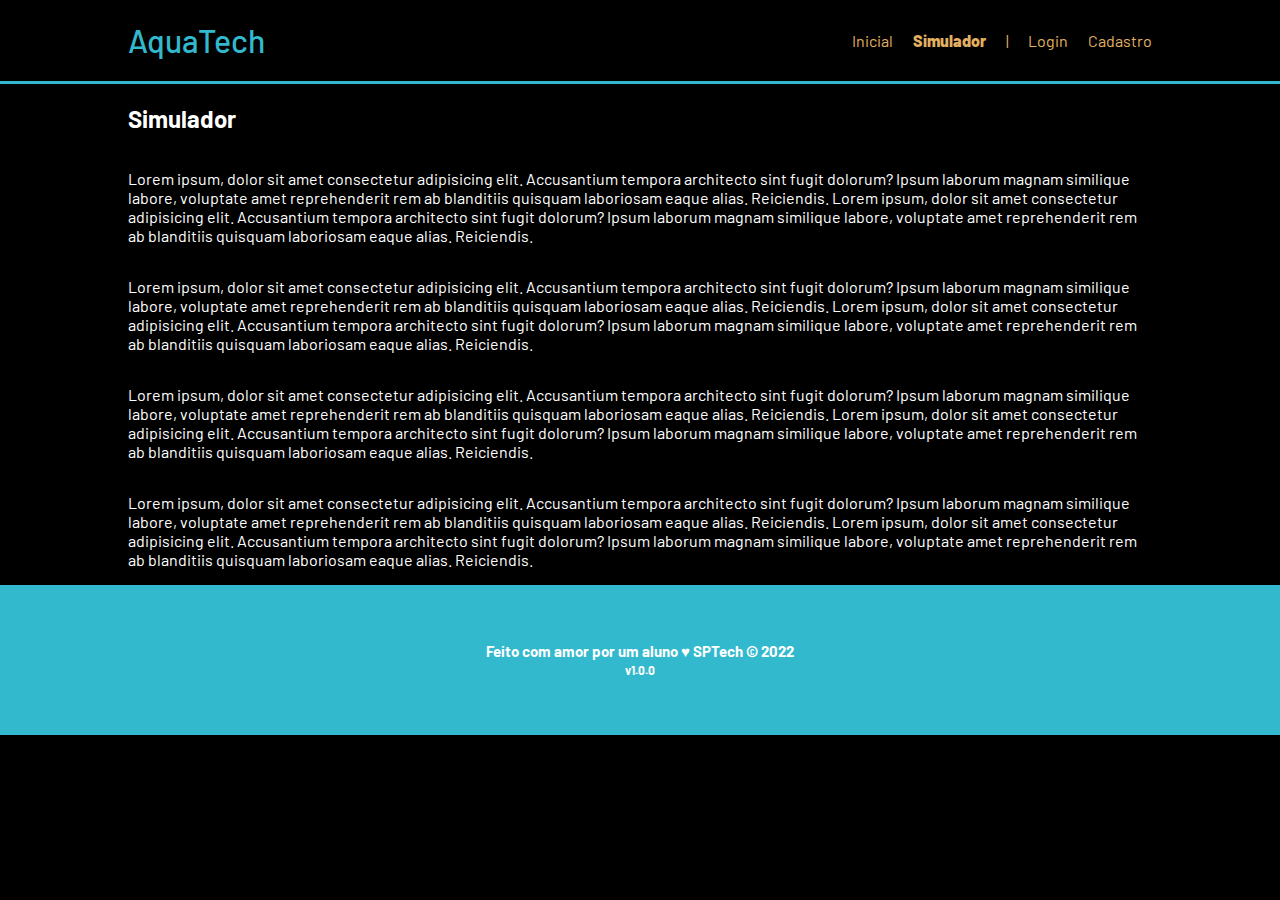
<file: Site/public/AQUATECH/simulador.html>
<!DOCTYPE html>
<html lang="pt-br">

<head>
    <meta charset="UTF-8">
    <meta http-equiv="X-UA-Compatible" content="IE=edge">
    <meta name="viewport" content="width=device-width, initial-scale=1.0">

    <title>AquaTech | Simulador</title>

    <script src="./js/funcoes.js"></script>

    <link rel="icon" href="./assets/icon/favicon2.ico">
    <link rel="stylesheet" href="./css/style.css">
    <link rel="preconnect" href="https://fonts.gstatic.com">
    <link
        href="https://fonts.googleapis.com/css2?family=Exo+2:ital,wght@0,100;0,200;0,300;0,400;0,500;0,600;0,700;0,800;0,900;1,100;1,200;1,300;1,400;1,500;1,600;1,700;1,800;1,900&display=swap"
        rel="stylesheet">
</head>

<body>

    <!--header inicio-->
    <div class="header">
        <div class="container">
            <h1 class="titulo">AquaTech</h1>
            <ul class="navbar">
                <li>
                    <a href="./index.html">Inicial</a>
                </li>
                <li class="agora">Simulador</li>
                <li>|</li>
                <li>
                    <a href="./login.html">Login</a>
                </li>
                <li>
                    <a href="./login.html">Cadastro</a>
                </li>
            </ul>
        </div>
    </div>


    <!-- simulador inicio -->
    <div class="simulador">
        <div class="container">
            <h2>Simulador</h2>
            <p>Lorem ipsum, dolor sit amet consectetur adipisicing elit. Accusantium tempora architecto sint fugit
                dolorum? Ipsum laborum magnam similique labore, voluptate amet reprehenderit rem ab blanditiis quisquam
                laboriosam eaque alias. Reiciendis. Lorem ipsum, dolor sit amet consectetur adipisicing elit.
                Accusantium tempora architecto sint fugit dolorum? Ipsum laborum magnam similique labore, voluptate amet
                reprehenderit rem ab blanditiis quisquam laboriosam eaque alias. Reiciendis.</p>
            <p>Lorem ipsum, dolor sit amet consectetur adipisicing elit. Accusantium tempora architecto sint fugit
                dolorum? Ipsum laborum magnam similique labore, voluptate amet reprehenderit rem ab blanditiis quisquam
                laboriosam eaque alias. Reiciendis. Lorem ipsum, dolor sit amet consectetur adipisicing elit.
                Accusantium tempora architecto sint fugit dolorum? Ipsum laborum magnam similique labore, voluptate amet
                reprehenderit rem ab blanditiis quisquam laboriosam eaque alias. Reiciendis.</p>
            <p>Lorem ipsum, dolor sit amet consectetur adipisicing elit. Accusantium tempora architecto sint fugit
                dolorum? Ipsum laborum magnam similique labore, voluptate amet reprehenderit rem ab blanditiis quisquam
                laboriosam eaque alias. Reiciendis. Lorem ipsum, dolor sit amet consectetur adipisicing elit.
                Accusantium tempora architecto sint fugit dolorum? Ipsum laborum magnam similique labore, voluptate amet
                reprehenderit rem ab blanditiis quisquam laboriosam eaque alias. Reiciendis.</p>
            <p>Lorem ipsum, dolor sit amet consectetur adipisicing elit. Accusantium tempora architecto sint fugit
                dolorum? Ipsum laborum magnam similique labore, voluptate amet reprehenderit rem ab blanditiis quisquam
                laboriosam eaque alias. Reiciendis. Lorem ipsum, dolor sit amet consectetur adipisicing elit.
                Accusantium tempora architecto sint fugit dolorum? Ipsum laborum magnam similique labore, voluptate amet
                reprehenderit rem ab blanditiis quisquam laboriosam eaque alias. Reiciendis.</p>

        </div>
    </div>
    <!-- simulador fim -->

    <!--footer inicio-->
    <div class="footer">
        <div class="container">
            <h4>Feito com amor por um aluno &hearts; SPTech &copy; 2022
                <br>
                <span class="version">
                    v1.0.0
                </span>
            </h4>
        </div>
    </div>
    <!--footer fim-->


</body>

</html>
</file>
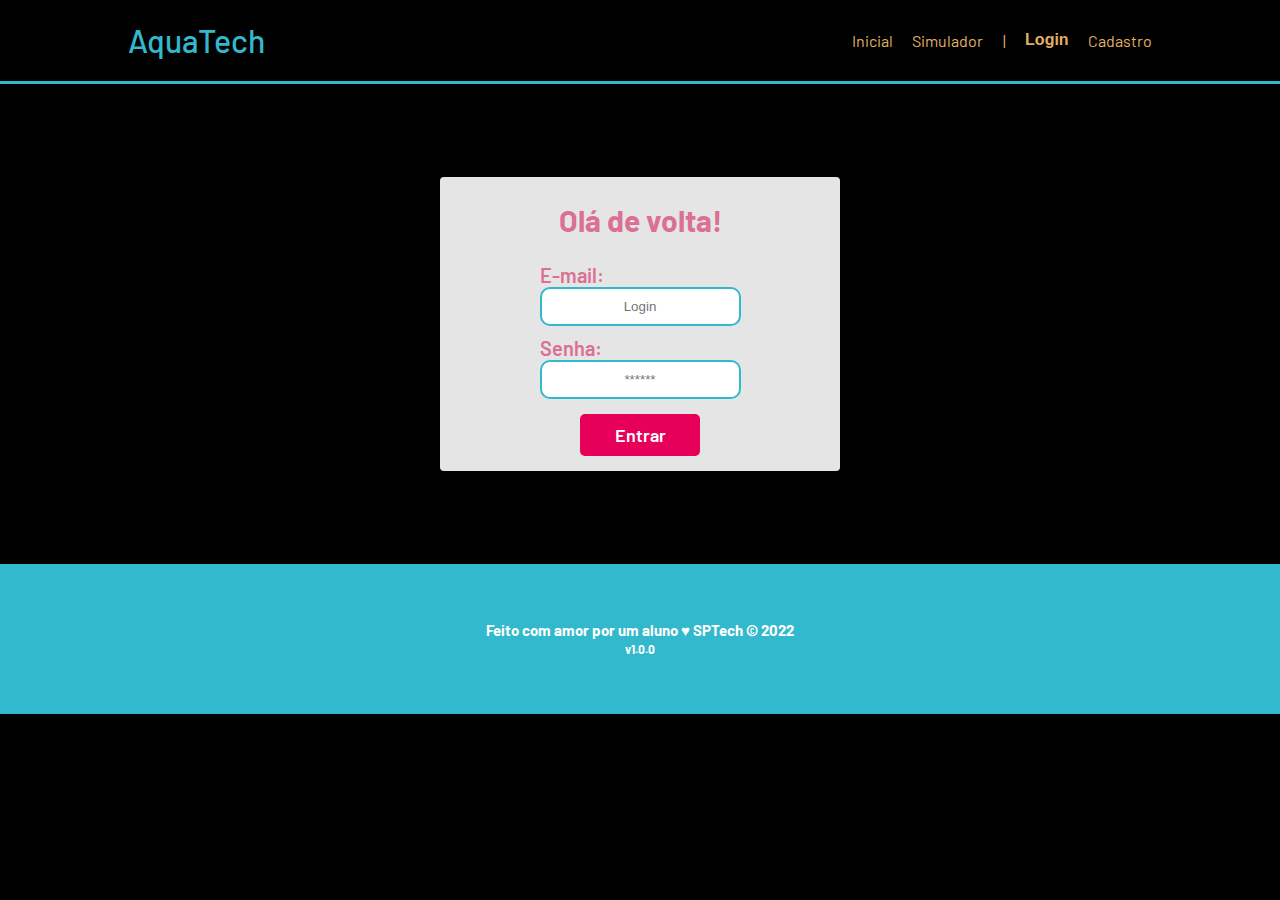
<file: Site/public/AQUATECH/dashboard/edicao-aviso.html>
<!DOCTYPE html>
<html lang="pt-br">

<head>
    <link rel="shortcut icon" href="../assets/icon/favicon2.ico" type="image/x-icon">
    <meta charset="UTF-8">
    <meta http-equiv="X-UA-Compatible" content="IE=edge">
    <meta name="viewport" content="width=device-width, initial-scale=1.0">
    <title>AquaTech | Página Inicial</title>

    <link rel="stylesheet" href="../css/style.css">
    <link rel="stylesheet" href="./dashboards.css">
    <script src="../js/funcoes.js"></script>

    <link rel="preconnect" href="https://fonts.gstatic.com">
    <link
        href="https://fonts.googleapis.com/css2?family=Exo+2:ital,wght@0,100;0,200;0,300;0,400;0,500;0,600;0,700;0,800;0,900;1,100;1,200;1,300;1,400;1,500;1,600;1,700;1,800;1,900&display=swap"
        rel="stylesheet">
</head>

<body onload="validarSessao(), listarInfosDeUm()" style="background-color: #161618;">
    <!-- <body onload="validarSessao()"> -->

    <div class="janela">


        <div class="header-left">

            <h1>AquaTech</h1>

            <div class="hello">
                <h3>Olá, <span id="b_usuario">usuário</span>!</h3>
            </div>

            <div class="btn-nav-white">
                <a href="cards.html">
                    <h3>Aquários</h3>
                </a>
            </div>

            <div class="btn-nav-white">
                <a href="./dashboard.html">
                    <h3>Gráficos</h3>
                </a>
            </div>

            <div class="btn-nav-white">
                <a href="./mural.html">
                    <h3>Mural de Avisos</h3>
                </a>
            </div>

            <div class="btn-logout" onclick="limparSessao()">
                <h3>Sair</h3>
            </div>

        </div>

        <div class="dash-right">

            <div class="avisos">
                <div class="container">
                    <h1>Editar um aviso</h1>
                    <div class="div-form">
                        <label>
                            ID:
                            <br>
                            <input id="input_id" maxlength="100" type="text" style="color: rgb(196, 196, 196)" disabled>
                        </label>
                        <label>
                            Autor:
                            <br>
                            <input id="input_nome" maxlength="100" type="text" style="color: rgb(196, 196, 196)"
                                disabled>
                        </label>
                        <label>
                            Título:
                            <br>
                            <input id="input_titulo" maxlength="100" type="text" style="color: rgb(196, 196, 196)"
                                disabled>
                        </label>
                        <br>
                        <label>
                            Descrição (máximo de 250 caracteres):
                            <br>
                            <textarea id="textarea_descricao" maxlength="250" rows="5"></textarea>
                        </label>
                        <br>
                        <button onclick="editar()">Editar</button>
                    </div>

                </div>
            </div>
        </div>
    </div>
</body>

</html>

<script>
    function listarInfosDeUm() {
        console.log("Criar função de trazer informações de post escolhido");
    }

    function editar() {
        fetch(`/avisos/editar/${sessionStorage.getItem("ID_POSTAGEM_EDITANDO")}`, {
            method: "PUT",
            headers: {
                "Content-Type": "application/json"
            },
            body: JSON.stringify({
                descricao: textarea_descricao.value
            })
        }).then(function (resposta) {

            if (resposta.ok) {
                window.alert("Post atualizado com sucesso pelo usuario de email: " + sessionStorage.getItem("EMAIL_USUARIO") + "!");
                window.location = "/dashboard/mural.html"
            } else if (resposta.status == 404) {
                window.alert("Deu 404!");
            } else {
                throw ("Houve um erro ao tentar realizar a postagem! Código da resposta: " + resposta.status);
            }
        }).catch(function (resposta) {
            console.log(`#ERRO: ${resposta}`);
        });
    }

</script>
</file>
<file: Site/public/CSS/index.css>
/*SECTION HOME*/

* {
    --cor-principal: #731E25;
    --cor-secundaria: #FEB42F;
}

.home {
    height: 100vh;
    background-color: #731E25;
    background-image: url("../Img/Nakata/NakataHome3-removebg-preview.png");
    background-size: cover;
    color: #FEB42F;
    display: flex;
    flex-direction: row;
    align-items: flex-end;
}

.escritoHome {
    font-family: "Kolker Brush", serif;
    font-size: 40pt;
    margin-bottom: 100px;
    margin-left: 800px;
    width: 100vw;
    height: 50vh;
}

.NAKATA {
    font-family: "Kolker Brush", serif;
    font-size: 100pt;
}

/*SECTION VALORES*/

.valores {
    height: 100vh;
    display: flex;
    flex-direction: column;
    align-items: center;
}

.tituloValor {
    font-weight: 500;
    font-size: 40pt;
    margin-top: 55px;
    margin-bottom: 0;
}

.containerValores {
    display: flex;
    justify-content: space-between;
    height: 100%;
    margin: 48px 70px 0px 70px;
}

.divalores {
    display: flex;
    flex-direction: column;
    align-items: center;
    font-size: 13pt;
    text-align: justify;
    width: 23%;
    padding: 10px;
}

.icones {
    height: 160px;
    margin-bottom: 10px;
}

h3 {
    text-align: center;
}
</file>
<file: Site/public/CSS/estiloGeral.css>
/*GERAL*/

@import url('https://fonts.googleapis.com/css2?family=Kolker+Brush&family=Roboto:ital,wght@0,400;0,500;0,900;1,400&display=swap');

* {
    margin: 0;
    box-sizing: border-box;
    font-family: "roboto", sans-serif;
}

body {
    background-color: var(--cor-secundaria);
    overflow-x: hidden;
}

a {
    color: var(--cor-secundaria);
    text-decoration: none;
}

/*HEADER*/

header {
    position: absolute;
    width: 100%;
}

header ul {
    list-style: none;
    display: flex;
    justify-content: space-between;
    align-items: center;
}

header li {
    margin: 25px;
    font-weight: 500;
}

.containerHeader {
    color: var(--cor-secundaria);
    width: 95%;
    height: 85%;
    margin: auto;
    margin-top: 10px;
    display: flex;
    flex-direction: row;
    justify-content: space-between;
    align-items: center;
}

.logo {
    font-family: "Kolker Brush", serif;
    width: 2.6vw;
    font-size: 50pt;
    border-bottom: 3px solid var(--cor-secundaria);
    margin-left: 30px;
}

.agora {
    background-color: var(--cor-secundaria);
    color: var(--cor-principal);
    border-radius: 20px;
    padding: 7px;
}

.agora a {
    color: var(--cor-principal);
}

/*FOOTER*/

footer {
    width: 100%;
    background-color: var(--cor-principal);
    height: 25vh;
    border-top: 3px solid var(--cor-secundaria);
}

.containerFooter {
    color: var(--cor-secundaria);
    width: 95%;
    height: 85%;
    margin: auto;
    display: flex;
    flex-direction: row;
    justify-content: space-between;
    align-items: center;
    font-weight: 500;
}

.divAreaSite {
    margin-top: 20px;
    display: flex;
    flex-direction: column;
    justify-content: center;
}

footer ul {
    font-size: 9pt;
    margin-top: 10px;
    list-style: none;
    padding: 0;
}

footer li {
    padding: 1px;
}

.iconesMidiaNakata {
    display: flex;
    justify-content: center;
}

.iconeFooter {
    width: 40px;
    margin: 0px 6px;
    transition-duration: 0.4s;
}

.iconeFooter:hover {
    width: 43px;
}
</file>
<file: Site/public/AQUATECH/css/style.css>
@import url('https://fonts.googleapis.com/css2?family=Barlow:ital,wght@0,100;0,200;0,300;0,400;0,500;0,600;0,700;0,800;0,900;1,100;1,200;1,300;1,400;1,500;1,600;1,700;1,800;1,900&display=swap');

body {
  margin: 0;
  padding: 0;
  font-family: 'Barlow', "Segoe UI", Tahoma, Geneva, Verdana, sans-serif;
  background-color: black;
}

.container {
  width: 80%;
  margin: auto;
  display: flex;
}

.header {
  border-bottom: 3px solid #32b9cd;
}

.header .container {
  justify-content: space-between;
}

.header a {
  text-decoration: none;
  color: #e3b062;
}

.agora {
  font-weight: 800;
}

.navbar {
  width: 300px;
  display: flex;
  align-items: center;
  justify-content: space-between;
  list-style: none;
  color: #e3b062;
}


.titulo {
  color: #32b9cd;
  width: fit-content;
  font-weight: 500;
}


/* BANNER */

.banner {
  height: fit-content;
  padding: 40px 0;
  color: white;
  background-image: url(".././assets/imgs/bg-jelly-fish-para_outras_pags.png");
  background-size: cover;
}

.banner .container {
  height: 400px;
  font-size: 36px;
  justify-content: center;
  align-items: center;
}

.tamanho-conteudo { 
  height: fit-content !important;
}

.banner p {
  width: 50%;
  margin: 0;
  padding: 0;
  width: 280px;
  font-size: 36px;
}

.banner .container span {
  font-weight: 800;
}

/* missao visao valores */

.social {
  background-color: #e5e5e5;
  display: flex;
}

.social .container{
  justify-content: center;
}

.box img {
  width: 170px;
}

.social .container .boxes {
  display: flex;
}

.social p {
  text-align: center;
}

.box {
  margin: 10px;
  display: flex;
  flex-direction: column;
  align-items: center;
}


.box {
  margin-top: 50px;
  display: flex;
  flex-direction: column;
  align-items: center;
}


/* FOOTER */

.footer {
  background-color: #32b9cd;
  height: 150px;
  color: #fff;
  display: flex;
  font-size: 15px;
}

.footer .container {
  justify-content: center;
  text-align: center;
}

.footer .container .version {
  font-size: 12px;
}


/* LOGIN */

.banner .container .card {
  background-color: #e5e5e5;
  height: fit-content;
  width: 400px;
  display: flex;
  flex-direction: column;
  color: palevioletred;
  align-items: center;
  border-radius: 4px;
}

.card {
  display: flex;
  justify-content: space-around;
}

.card h2 {
  font-size: 30px;
}

.card h4 {
  font-size: 16px;
}

.banner #div_erros_login {
  margin-top: 15px;
}

button {
  cursor: pointer;
}

/* FORMULARIO */

.alerta_erro{
  display: flex;
  justify-content: flex-end;
}

.card_erro {
  display: none;
  background-color: #fff;
  color: black;
  width: 230px;
  position: fixed;
  border-radius: 4px;
  border: #e6005a 3px solid;
  padding: 10px;
  margin-right: 10%;
}

.card_erro #mensagem_erro{
  font-weight: 500;
  font-size: 20px;
}

.formulario .tipo_campo {
  font-size: 20px;
  font-weight: 600 !important;
}

.formulario {
  display: flex;
  flex-direction: column;
}

input {
  margin-bottom: 10px;
  border: 2px solid #32b9cd;
  padding: 10px;
  text-align: center;
  border-radius: 10px;
}

.btn {
  font-family: "Barlow", sans-serif;
  border: 0;
  border-radius: 5px;
  font-weight: 600;
  font-size: 18px;
  padding: 10px 15px;
  color: white;
  background-color: #e6005a;
  width: 120px;
  align-self: center;
  margin-top: 5px;
}

.loading-div {
  width: 50px;
  margin: auto;
  display: none;
}

.loading-div img {
  height: 50px;
  width: 50px;
}

/* PAGINA DOS GRÁFICOS */

.janela {
  display: flex;
  width: 100vw;
}

.header-left a {
  text-decoration: none;
  color: white;
}

.header-left {
  position: fixed;
  top: 0;
  left: 0;
  z-index: 999;
  height: 100vh;
  width: 25%;
  display: flex;
  flex-direction: column;
  justify-content: space-evenly;
  align-items: center;
  border-right: 3px solid #32b9cd;
  background-color: #212124;
  /* border: 3px solid pink; */
}

.dash-right {
  display: flex;
  width: 75%;
  height: fit-content;
  background-color: #161618;
  position: relative;
  top: 0;
  left: 25%;
}

.header-left h1 {
  color: #32b9cd;
}

.hello {
  width: 100%;
  display: flex;
  justify-content: center;
}

.hello h3 {
  color: #e3b062;
  font-weight: 300;
  font-size: 1.2rem;
}

.hello h3 span {
  font-weight: 800;
}

.btn-nav {
  width: 40%;
  color: white;
  background-color: #e6005a;
  border-radius: 5px;
  text-align: center;
  padding: 2% 5%;
}

.btn-nav-white {
  width: 40%;
  background-color: white;
  border: 3px solid #e6005a;
  border-radius: 5px;
  text-align: center;
  padding: 2% 5%;
}

.btn-nav-white h3 {
  color: #e6005a;
  padding: 0;
  margin: 0;
}

.btn-nav h3,
.btn-logout h3 {
  margin: 0;
  padding: 0;
}

.btn-logout {
  margin: 0;
  padding: 0;
  width: 20%;
  background-color: #32b9cd;
  color: white;
  border-radius: 10px;
  text-align: center;
  padding: 10px 15px;
  margin-bottom: 100px;
  cursor: pointer;
}

/* pagina extra - simulador */
.simulador {
  color: white;

}

.simulador .container {
  flex-direction: column
}
</file>
<file: Site/public/CSS/Cadastro-Login.css>
.homeLoginCadastro {
    display: flex;
    align-items: center;
    height: 100vh;
    width: 100vw;
    background-size: cover;
}

.formulario {
    display: flex;
    flex-direction: column;
    align-items: center;
    justify-content: end;
    border: var(--cor-secundaria) 2px solid;
    border-radius: 10px;
    width: 29%;
    background-color: var(--cor-principal);
}

.tituloForm {
    color: var(--cor-secundaria);
    font-size: 21pt;
    font-weight: 500;
    margin-bottom: 20px;
}

.containerInput {
    display: flex;
    flex-direction: column;
    align-items: center;
    margin-bottom: 18px;
    color: white;
    font-size: 15pt;
    width: 80%;
}

.entradas {
    display: flex;
    flex-direction: column;
    margin-bottom: 26px;
    color: white;
    width: 100%;
}

.entradas input {
    border: none;
    color: white;
    border-bottom: var(--cor-secundaria) 2px solid;
    background-color: transparent;
    font-size: 13pt;
    margin-top: 5px;
}

input:focus {
    outline: none;
}

.botao {
    cursor: pointer;
    background-color: var(--cor-secundaria);
    border: none;
    border-bottom-left-radius: 5px;
    border-bottom-right-radius: 5px;
    height: 9%;
    width: 100%;
    color: var(--cor-principal);
    font-size: 16pt;
    font-weight: 500;
    transition-duration: 0.3s;
}
</file>
<file: Site/public/CSS/Cadastro.css>
* {
    --cor-principal: #2a3885;
    --cor-secundaria: #fcd206;
}

.homeLoginCadastro {
    background-image: url("../Img/Nakata/noticia1.jpg");
    justify-content: right;
}

.formulario {
    margin-top: 70px;
    margin-right: 115px;
    height: 84%;
}

.botao {
    height: 9%;
}

.botao:hover {
    background-color: rgba(252, 210, 6, 70%);
}

.alerta_erro {
    display: flex;
    justify-content: center;
    align-items: flex-start;
    height: 300px;
}

.card_erro {
    display: none;
    background-color: var(--cor-principal);
    color: white;
    width: 230px;
    border-radius: 4px;
    border: var(--cor-secundaria) 3px solid;
    padding: 10px;
    margin-right: 20px;
}

.card_erro #mensagem_erro {
    font-weight: 500;
    font-size: 20px;
}
</file>
<file: Site/public/CSS/quiz.css>
* {
    --cor-principal: rgba(255, 255, 255, 90%);
    --cor-secundaria: #000;
}

h2 {
    margin-bottom: 10px;
}

.homeQuiz {
    width: 100vw;
    height: 100vh;
    background-color: var(--cor-principal);
    background-image: url(../Img/Nakata/nakataHD2-removebg-preview.png);
    background-size: cover;
    background-repeat: no-repeat;
    background-position: right;
    display: flex;
    justify-content: right;
    align-items: center;
}

.quiz {
    display: flex;
    flex-direction: column;
    align-items: center;
    margin-top: 40px;
    margin-right: 175px;
    width: 25%;
}

.enunciado {
    font-size: 17px;
    text-align: center;
}

.containerRespostas {
    display: flex;
    flex-direction: row;
    align-items: center;
    justify-content: center;
}

.botoes {
    margin-left: 30px;
}

.vaiVolta {
    height: 40px;
}

#divSetaVai {
    cursor: pointer;
}

.alternativa {
    width: 80%;
    height: 50px;
    border-radius: 30px;
    border: 1px solid var(--cor-secundaria);
    margin: 8px;
    padding: 15px;
    font-size: 15px;
    transition-duration: 0.1s;
}

#botaoSubmit {
    height: 35px;
    padding: 0;
    background-color: var(--cor-secundaria);
    color: var(--cor-principal);
    display: none;
    transition-duration: 0.9s;
}



.alternativa:hover {
    font-size: 17px;
    background-color: var(--cor-secundaria);
    color: var(--cor-principal);
    cursor: pointer;
    font-weight: 500;
}

.respondido {
    width: 80%;
    height: 50px;
    border-radius: 30px;
    border: 1px solid var(--cor-principal);
    color: var(--cor-principal);
    background-color: var(--cor-secundaria);
    margin: 8px;
    padding: 15px;
    font-size: 15px;
}

.resultados {
    border: 3px solid var(--cor-secundaria);
    text-align: center;
    padding: 25px;
}

.imgRefaz {
    margin-right: 5px;
    height: 20px;
}

.divIcones {
    text-align: center;
    height: 20px;
}
</file>
<file: Site/public/AQUATECH/dashboard/dashboards.css>
/* pagina mural */

*,
body {
  font-family: "Exo 2", sans-serif;
}

.avisoCaptura {
  display: flex;
  justify-content: center;
}

.dash-right .avisos {
  width: 100%;
  /* border: 3px solid pink; */
  color: rgb(216, 216, 216);
  font-family: "Exo 2", sans-serif;
}

.dash-right .avisos .container {
  display: flex;
  flex-direction: column;
  align-items: center;
}

.dash-right .avisos .container .div-form {
  width: 100%;
}

.dash-right .avisos .container .div-form #form_postagem {
  width: 100%;
}

.dash-right .avisos .div-form label {
  width: 100%;
}

.dash-right .avisos .div-form input {
  width: 100%;
  border-radius: 5px;
}

.dash-right .avisos .div-form textarea {
  width: 100%;
  /* color: #E6005A; */
  border: 3px solid #e6005a;
  background-color: white;
  border-radius: 5px;
}

.dash-right .avisos .div-form button {
  cursor: pointer;
  font-family: "Exo 2", sans-serif;
  border: 0;
  border-radius: 5px;
  font-weight: 600;
  font-size: 18px;
  padding: 10px 15px;
  color: white;
  background-color: #e6005a;
  width: 120px;
}

.publicacao-btn-editar {
  cursor: pointer;
  font-family: "Exo 2", sans-serif;
  border: 0;
  border-radius: 5px;
  font-weight: 600;
  font-size: 14px;
  padding: 5px 8px;
  color: white;
  background-color: #e6005a;
  width: 80px;
}

.publicacao {
  display: flex;
  flex-wrap: wrap;
  align-content: stretch;
  flex-direction: column;
  justify-content: center;
  align-items: stretch;
  border-bottom: 3px solid #e6005a;
  padding: 20px;
}

.publicacao > *:not(:last-child) {
  padding: 0 0 10px 0;
}

.div-results {
  width: 100%;
}

.div-results .feed-container {
  background-color: #212124;
  border-radius: 5px;
  margin-bottom: 80px;
}

.div-buttons {
  display: flex;
  justify-content: flex-end;
}

.div-buttons > * {
  margin-left: 30px;
}

/* pagina graficos */

.dash-header {
  background-color: #212124;
}

.dash {
  width: 75%;
  position: relative;
  top: 0;
  left: 25%;
  background-color: #161618;

  /* width: 75%;
    display: flex;
    background-color: #161618;
    flex-direction: column;
    align-items: center;
    justify-content: space-around;*/
  height: 100vh;
}

.regua {
  display: flex;
  flex-wrap: wrap;
  justify-content: center;
  width: 100%;
  margin-top: 30px;
}

.perigo-frio {
  background-color: #5c6bc0;
}

.perigo-quente {
  background-color: #ff7043;
}

.alerta-frio {
  background-color: #42a5f5;
}

.alerta-quente {
  background-color: #ffee58;
}

.ideal {
  background-color: #9ccc65;
}

.item-regua {
  padding: 5px;
  width: 15%;
  margin: 5px;
  text-align: center;
  padding-top: 15px;
}

.cards {
  display: flex;
  flex-wrap: wrap;
  justify-content: center;
  height: 450px;
  width: 100%;
  align-items: center;
  color: white;
}

.card {
  margin: 2%;
  width: 40%;
  flex-wrap: wrap;
  display: flex;
  text-align: center;
  height: 180px;
  justify-content: right;
  background-color: #212124;
  font-size: 20px;
}

.card p {
  margin: 0;
  font-size: 50px;
  font-weight: lighter;
  text-align: left;
}

.cards h1 {
  font-size: 22px;
  width: 100%;
  border-bottom: solid white 1px;
  text-align: left;
  font-weight: lighter;
  margin: 20px;
}

.temperatura,
.umidade {
  margin: 5px;
  margin-left: 20px;
  width: 75%;
}

.cor-alerta {
  width: 13%;
  height: 30%;
  border-radius: 50px;
  margin-top: 6%;
  /* background-color: #c7c7c7; */
}

.btns-dash {
  display: flex;
  align-items: center;
  justify-content: center;
  margin-top: 30px;
}

.graph {
  width: 60%;
  margin: auto;
  padding-top: 10px;
}

.tituloGraficos {
  color: rgb(216, 216, 216);
  display: flex;
  justify-content: center;
}

.btn-chart {
  font-family: "Exo 2", sans-serif;
  border: 0;
  font-weight: 600;
  font-size: 18px;
  padding: 10px 15px;
  color: #e6005a;
  background-color: white;
  margin: 5px;
  border-radius: 3px;
}
</file>
